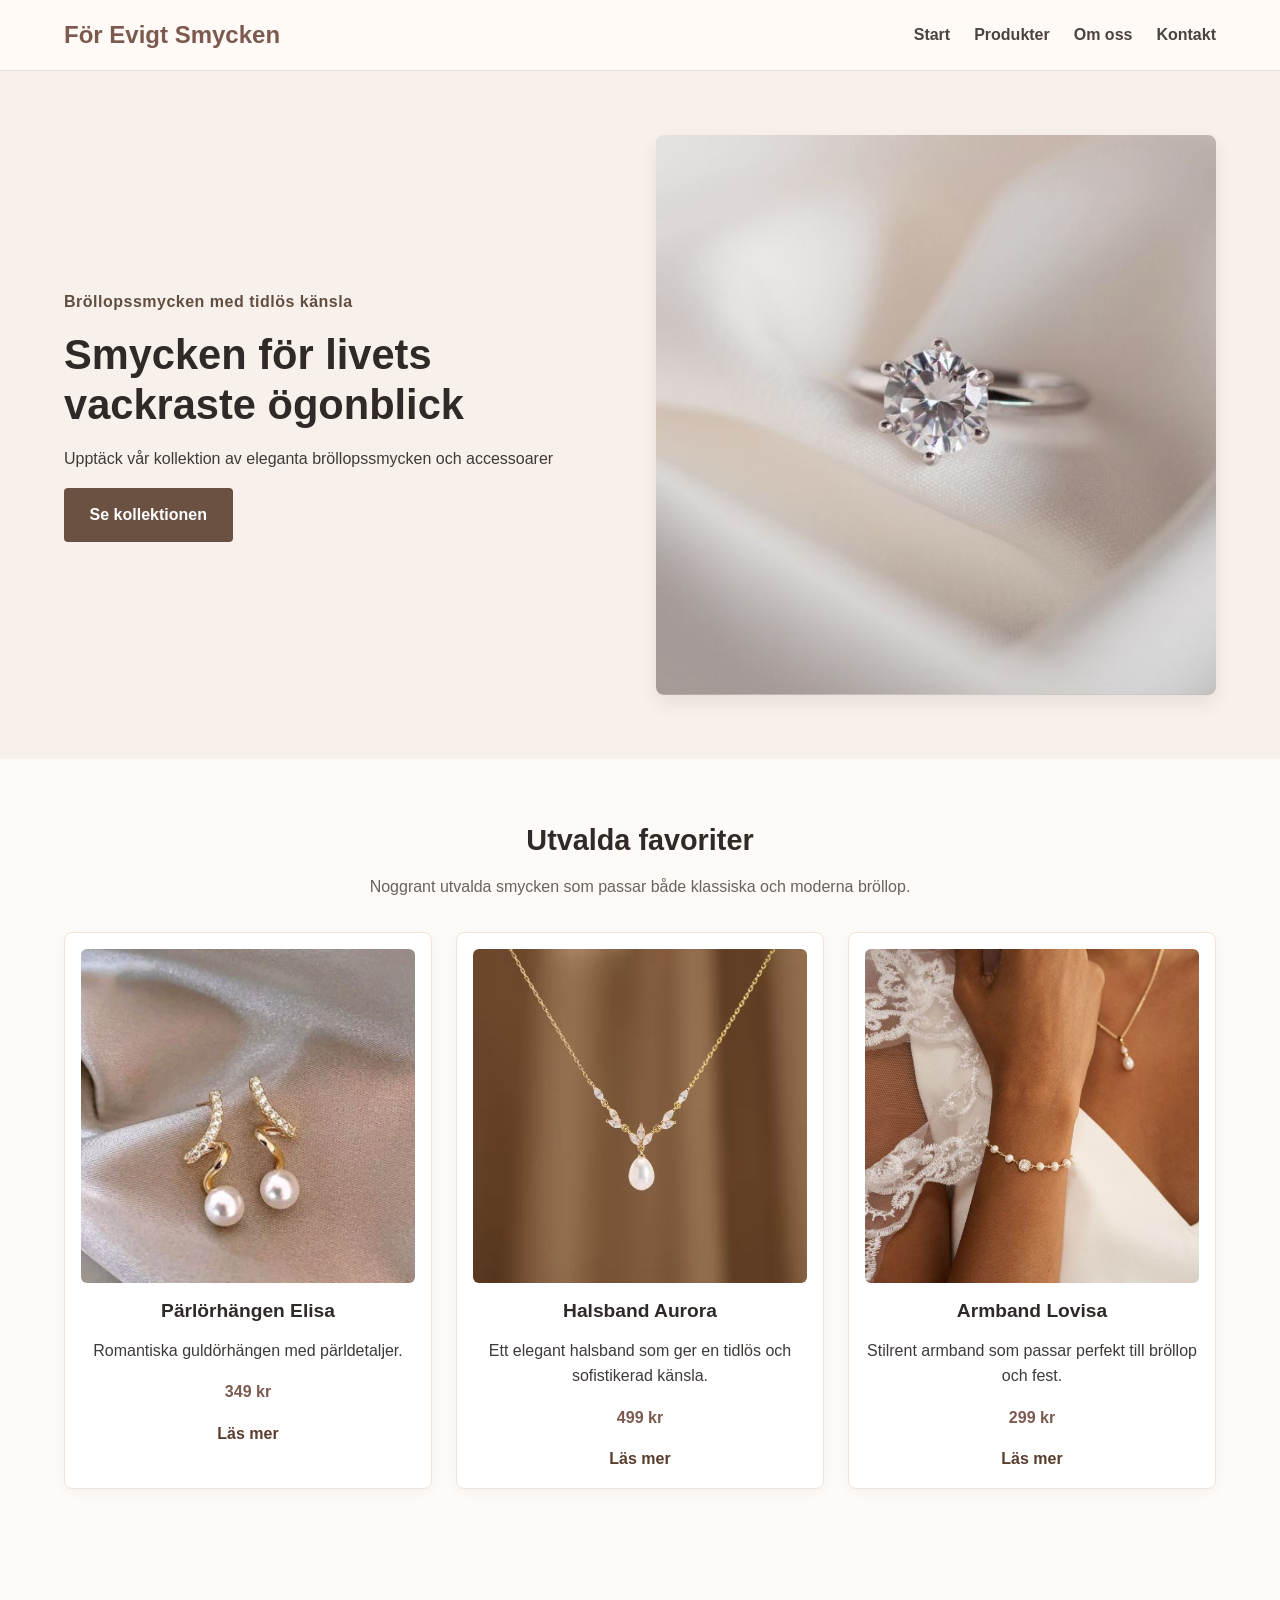
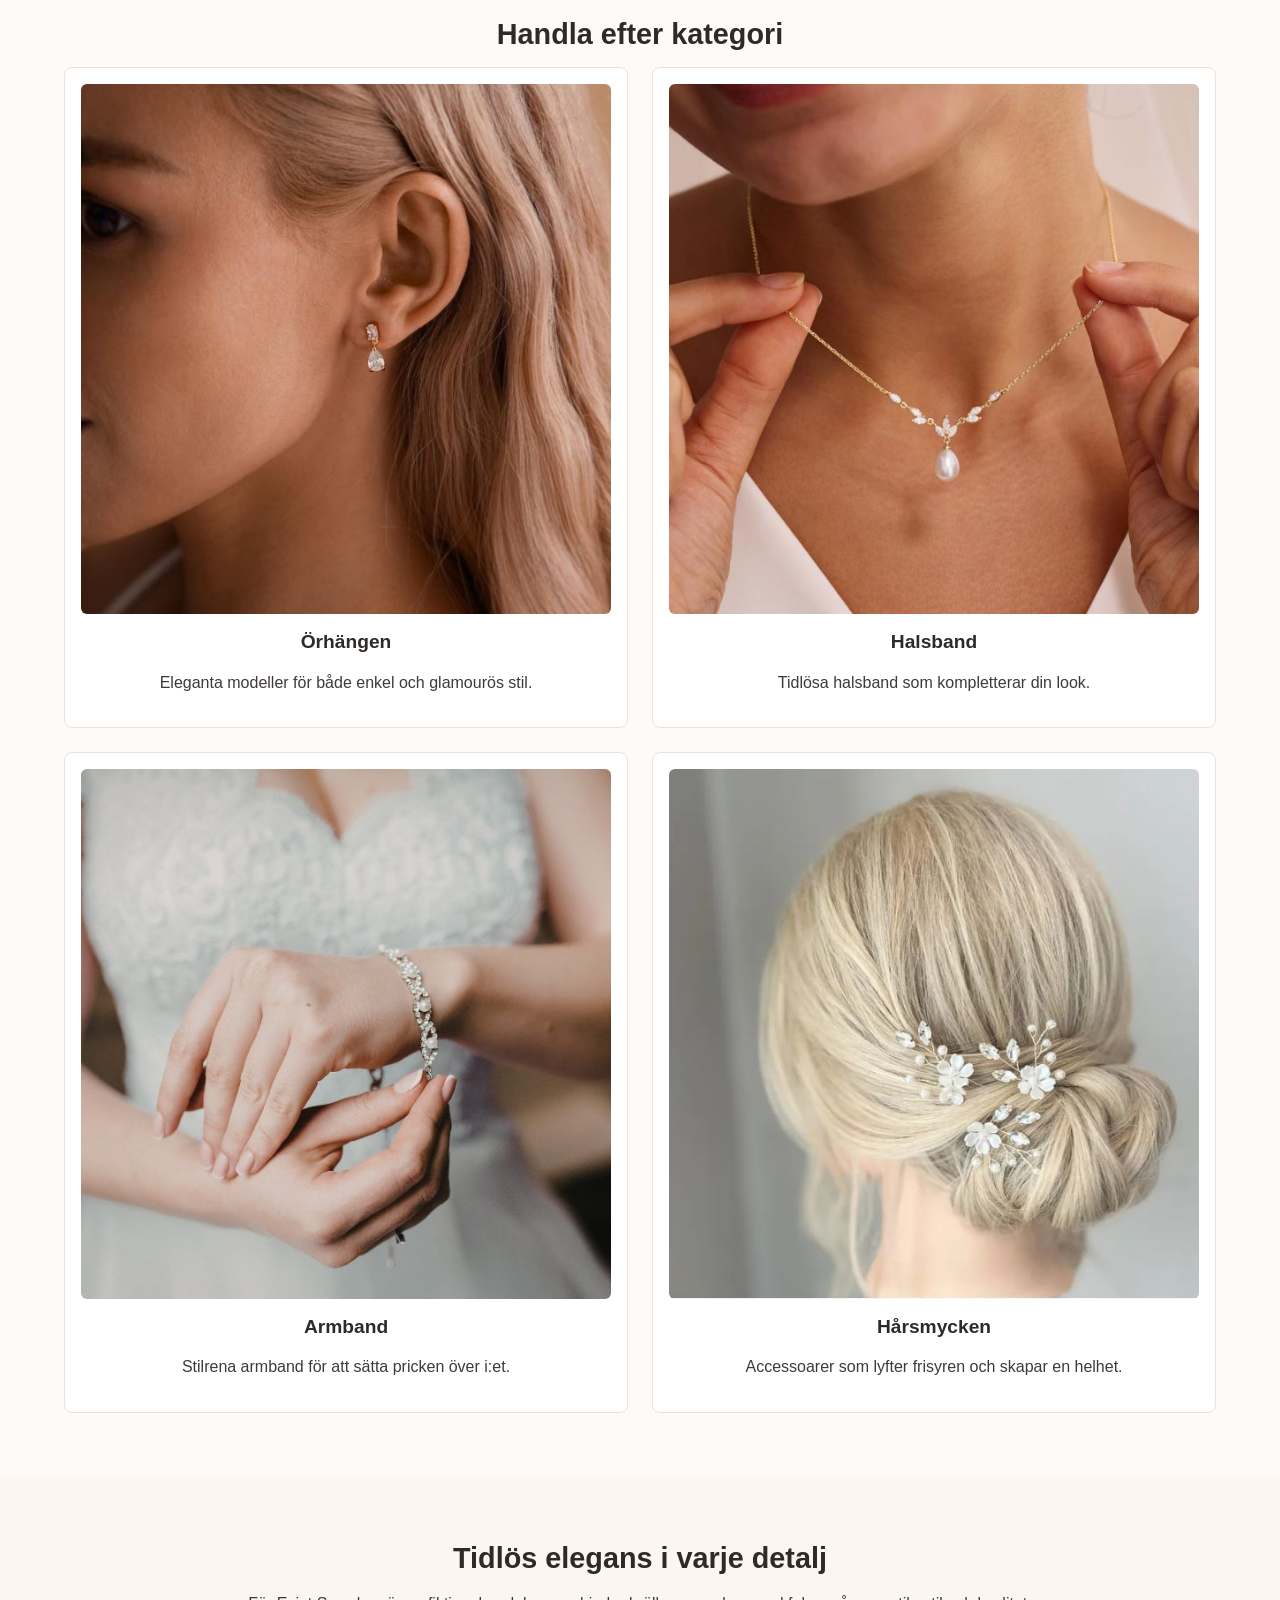
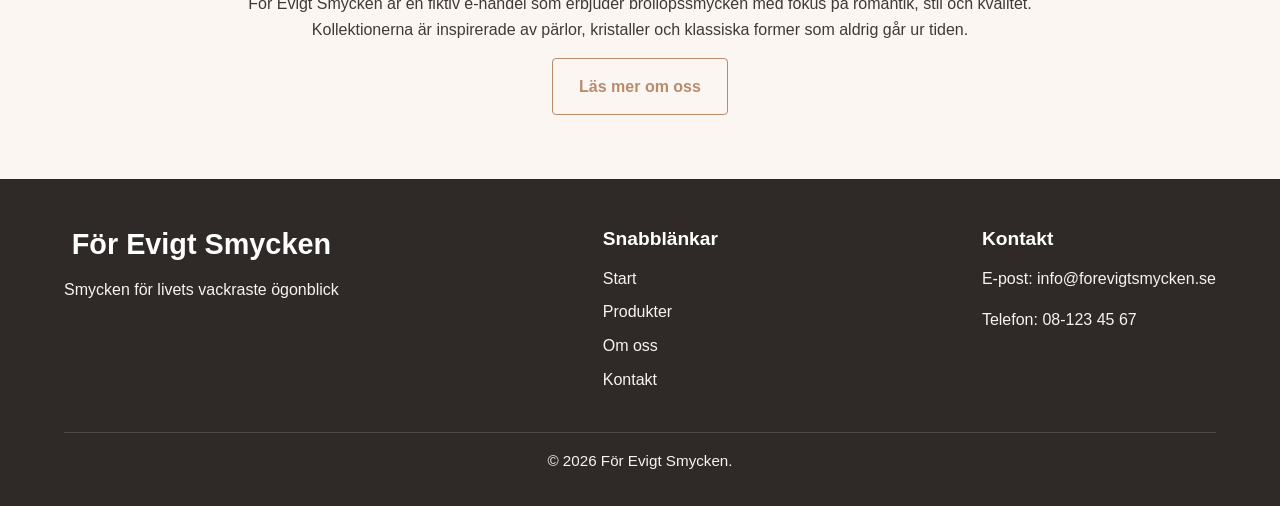
<file: index.html>
<!DOCTYPE html>
<html lang="sv">
<head>
    <meta charset="UTF-8">
    <meta name="viewport" content="width=device-width, initial-scale=1.0">
    <title>För Evigt Smycken - för livets vackraste ögonblick</title>
    <meta name="description" content="För Evigt Smycken är en fiktiv e-handel för eleganta bröllopssmycken, håraccessoarer och tidlösa detaljer för stora och små ögonblick.">
    <link rel="stylesheet" href="css/style.css">
</head>
<body>
<header class="site-header">
    <div class="container header-inner">
        <input type="checkbox" id="menu-toggle">

        <label for="menu-toggle" class="menu-icon">☰</label>

        <a href="index.html" class="logo">För Evigt Smycken</a>

        <nav class="main-nav" aria-label="Huvudmeny">
            <ul>
                <li><a href="index.html">Start</a></li>
                <li><a href="produkter.html">Produkter</a></li>
                <li><a href="om-oss.html">Om oss</a></li>
                <li><a href="kontakt.html">Kontakt</a></li>
            </ul>
        </nav>
    </div>
</header>

    <main>
        <section class="hero">
            <div class="container hero-content">
                <div class="hero-text">
                    <p>Bröllopssmycken med tidlös känsla</p>
                    <h1>Smycken för livets vackraste ögonblick</h1>
                    <p>
                        Upptäck vår kollektion av eleganta bröllopssmycken och accessoarer
                    </p>
                    <a href="produkter.html" class="btn">Se kollektionen</a>
                </div>

                <div class="hero-image">
                    <img src="assets/images/hero-brudsmycken.jpg" alt="Elegant bröllopssmycke med pärlor och kristaller" loading="lazy">
                </div>
            </div>
        </section>

        <section class="featured-products">
            <div class="container">
                <h2>Utvalda favoriter</h2>
                <p class="section-intro">
                    Noggrant utvalda smycken som passar både klassiska och moderna bröllop.
                </p>

                <div class="product-grid">
                    <article class="product-card">
                        <img src="assets/images/orhangen-elisa.jpg" alt="Pärlörhängen Elisa">
                        <h3>Pärlörhängen Elisa</h3>
                        <p>Romantiska guldörhängen med pärldetaljer.</p>
                        <p class="price">349 kr</p>
                        <a href="produkter.html" class="text-link">Läs mer</a>
                    </article>

                    <article class="product-card">
                        <img src="assets/images/halsband-aurora.jpg" alt="Halsband Aurora">
                        <h3>Halsband Aurora</h3>
                        <p>Ett elegant halsband som ger en tidlös och sofistikerad känsla.</p>
                        <p class="price">499 kr</p>
                        <a href="produkter.html" class="text-link">Läs mer</a>
                    </article>

                    <article class="product-card">
                        <img src="assets/images/armband-lovisa.jpg" alt="Armband Lovisa">
                        <h3>Armband Lovisa</h3>
                        <p>Stilrent armband som passar perfekt till bröllop och fest.</p>
                        <p class="price">299 kr</p>
                        <a href="produkter.html" class="text-link">Läs mer</a>
                    </article>
                </div>
            </div>
        </section>

        <section class="categories">
            <div class="container">
                <h2>Handla efter kategori</h2>

                <div class="category-wrapper">
                    <article class="category-card">
                        <img src="assets/images/kategori-orhangen.jpg" alt="Bröllopsörhängen">
                        <h3>Örhängen</h3>
                        <p>Eleganta modeller för både enkel och glamourös stil.</p>
                    </article>

                    <article class="category-card">
                        <img src="assets/images/kategori-halsband.jpg" alt="Bröllopshalsband">
                        <h3>Halsband</h3>
                        <p>Tidlösa halsband som kompletterar din look.</p>
                    </article>

                    <article class="category-card">
                        <img src="assets/images/kategori-armband.jpg" alt="Bröllopsarmband">
                        <h3>Armband</h3>
                        <p>Stilrena armband för att sätta pricken över i:et.</p>
                    </article>

                    <article class="category-card">
                        <img src="assets/images/kategori-harsmycken.jpg" alt="Hårsmycken till bröllop">
                        <h3>Hårsmycken</h3>
                        <p>Accessoarer som lyfter frisyren och skapar en helhet.</p>
                    </article>
                </div>
            </div>
        </section>

        <section class="about-preview">
            <div class="container about-preview-content">
                <div>
                    <h2>Tidlös elegans i varje detalj</h2>
                    <p>
                        För Evigt Smycken är en fiktiv e-handel som erbjuder bröllopssmycken
                        med fokus på romantik, stil och kvalitet. Kollektionerna är inspirerade
                        av pärlor, kristaller och klassiska former som aldrig går ur tiden.
                    </p>
                    <a href="om-oss.html" class="btn btn-secondary">Läs mer om oss</a>
                </div>
            </div>
        </section>
    </main>

    <footer class="site-footer">
        <div class="container footer-content">
            <div>
                <h2 class="footer-title">För Evigt Smycken</h2>
                <p>Smycken för livets vackraste ögonblick</p>
            </div>

            <div>
                <h3>Snabblänkar</h3>
                <ul>
                    <li><a href="index.html">Start</a></li>
                    <li><a href="produkter.html">Produkter</a></li>
                    <li><a href="om-oss.html">Om oss</a></li>
                    <li><a href="kontakt.html">Kontakt</a></li>
                </ul>
            </div>

            <div>
                <h3>Kontakt</h3>
                <p>E-post: info@forevigtsmycken.se</p>
                <p>Telefon: 08-123 45 67</p>
            </div>
        </div>

        <div class="container footer-bottom">
            <p>&copy; 2026 För Evigt Smycken.</p>
        </div>
    </footer>
</body>
</html>
</file>
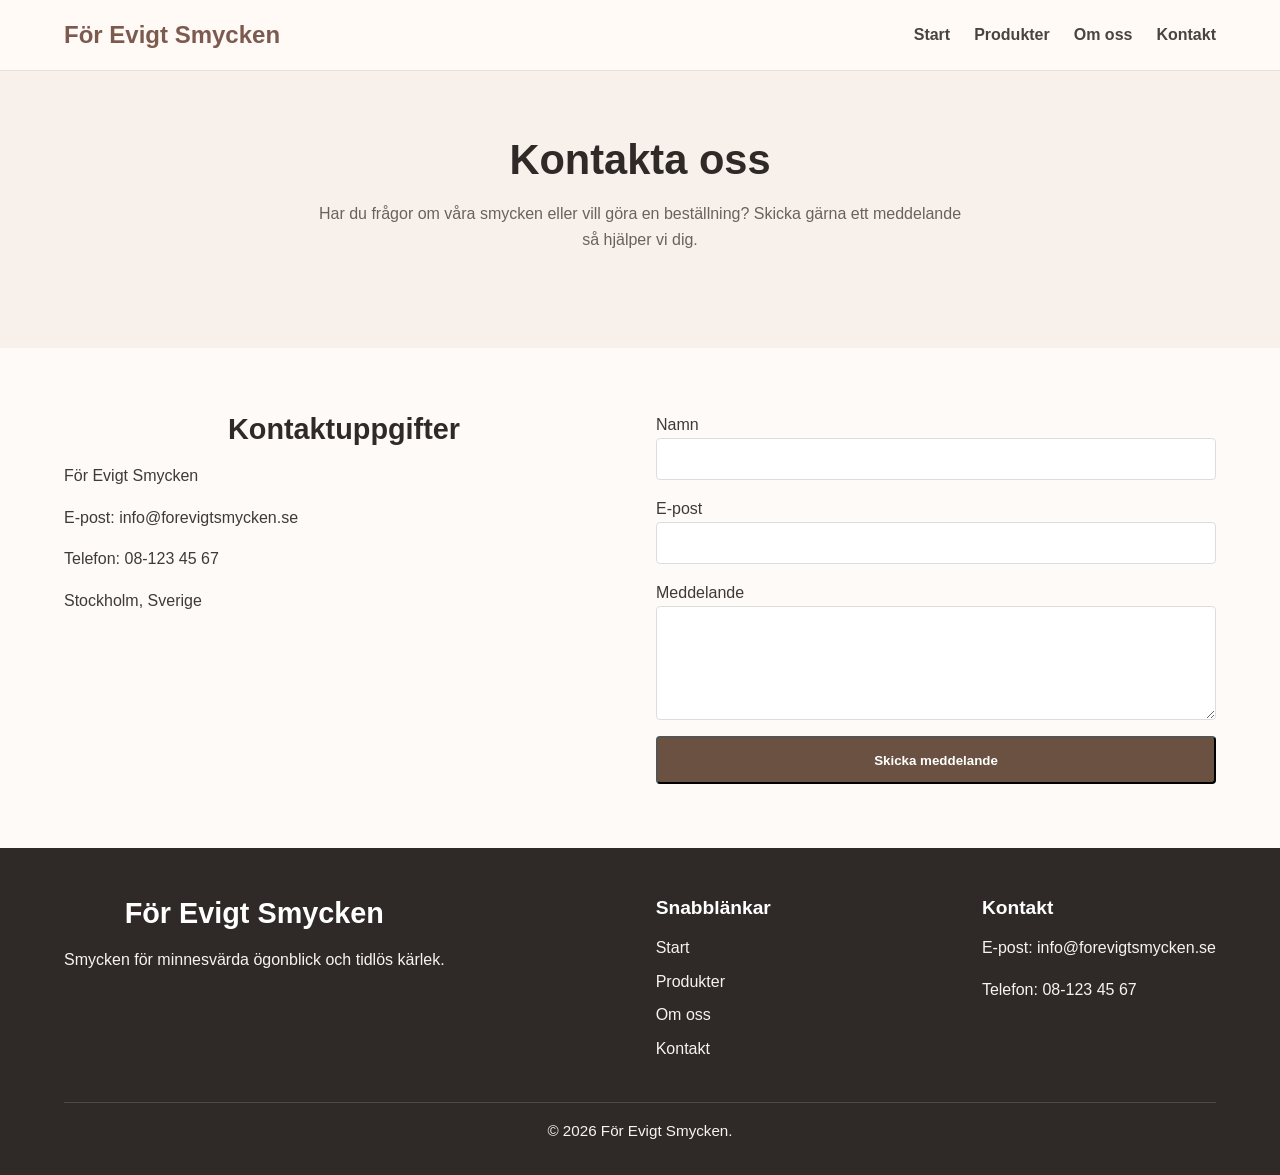
<file: kontakt.html>
<!DOCTYPE html>
<html lang="sv">
<head>
    <meta charset="UTF-8">
    <meta name="viewport" content="width=device-width, initial-scale=1.0">
    <title>Kontakta oss | För Evigt Smycken</title>
    <meta name="description" content="Kontakta oss på För Evigt Smycken för frågor om våra bröllopssmycken, beställningar eller samarbeten. Läs mer om hur du kan nå oss via e-post eller telefon.">
    <link rel="stylesheet" href="css/style.css">
</head>

<body>
<header class="site-header">
    <div class="container header-inner">
        <input type="checkbox" id="menu-toggle">

        <label for="menu-toggle" class="menu-icon">☰</label>

        <a href="index.html" class="logo">För Evigt Smycken</a>

        <nav class="main-nav" aria-label="Huvudmeny">
            <ul>
                <li><a href="index.html">Start</a></li>
                <li><a href="produkter.html">Produkter</a></li>
                <li><a href="om-oss.html">Om oss</a></li>
                <li><a href="kontakt.html">Kontakt</a></li>
            </ul>
        </nav>
    </div>
</header>

<main>

<section class="page-hero">
    <div class="container">
        <h1>Kontakta oss</h1>
        <p class="section-intro">
            Har du frågor om våra smycken eller vill göra en beställning?
            Skicka gärna ett meddelande så hjälper vi dig.
        </p>
    </div>
</section>


<section class="contact-section">
    <div class="container contact-wrapper">

        <div class="contact-info">
            <h2>Kontaktuppgifter</h2>
            <p>För Evigt Smycken</p>
            <p>E-post: info@forevigtsmycken.se</p>
            <p>Telefon: 08-123 45 67</p>
            <p>Stockholm, Sverige</p>
        </div>


        <form class="contact-form">

            <div class="form-group">
                <label for="name">Namn</label>
                <input type="text" id="name" name="name" required>
            </div>

            <div class="form-group">
                <label for="email">E-post</label>
                <input type="email" id="email" name="email" required>
            </div>

            <div class="form-group">
                <label for="message">Meddelande</label>
                <textarea id="message" name="message" rows="5" required></textarea>
            </div>

            <button type="submit" class="btn">Skicka meddelande</button>

        </form>

    </div>
</section>

</main>


<footer class="site-footer">
    <div class="container footer-content">

        <div>
            <h2 class="footer-title">För Evigt Smycken</h2>
            <p>Smycken för minnesvärda ögonblick och tidlös kärlek.</p>
        </div>

        <div>
            <h3>Snabblänkar</h3>
            <ul>
                <li><a href="index.html">Start</a></li>
                <li><a href="produkter.html">Produkter</a></li>
                <li><a href="om-oss.html">Om oss</a></li>
                <li><a href="kontakt.html">Kontakt</a></li>
            </ul>
        </div>

        <div>
            <h3>Kontakt</h3>
            <p>E-post: info@forevigtsmycken.se</p>
            <p>Telefon: 08-123 45 67</p>
        </div>

    </div>

    <div class="container footer-bottom">
        <p>&copy; 2026 För Evigt Smycken.</p>
    </div>
</footer>

</body>
</html>
</file>
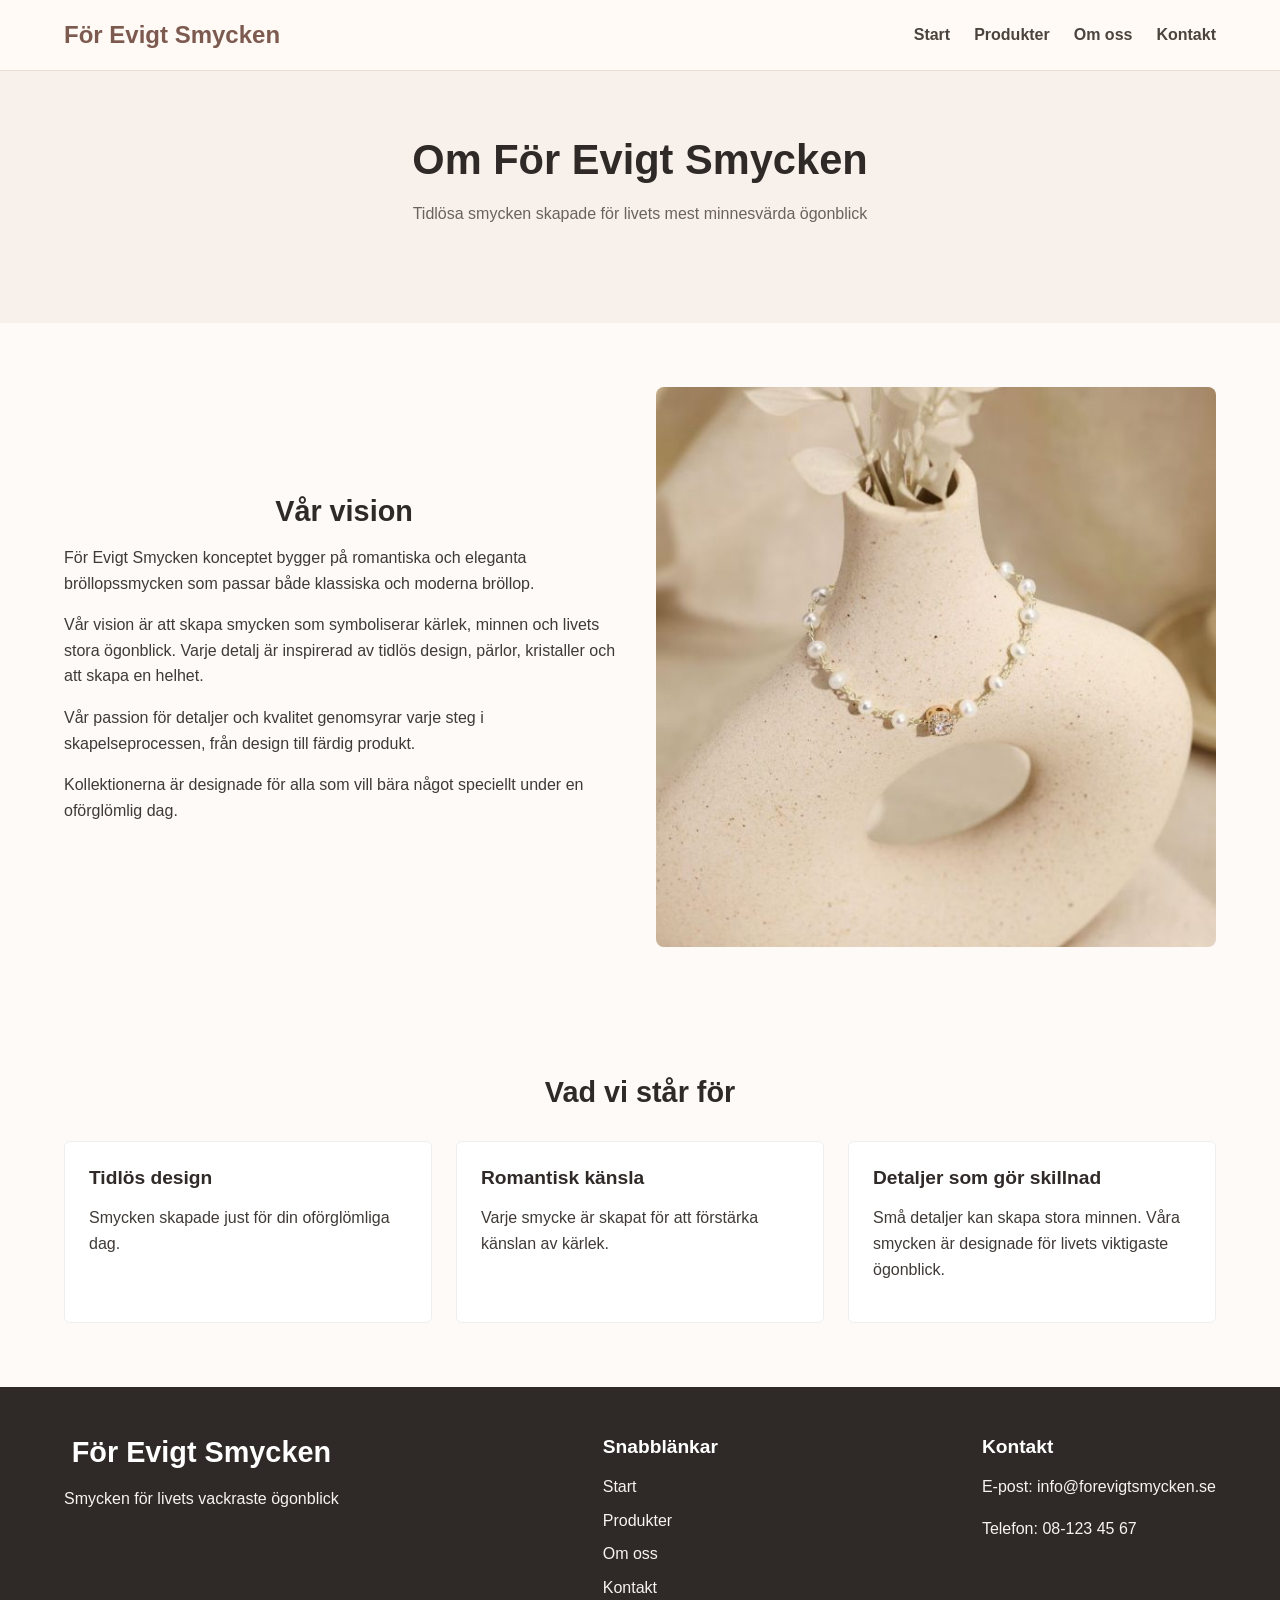
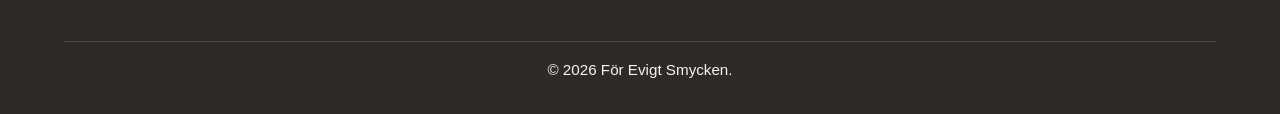
<file: om-oss.html>
<!DOCTYPE html>
<html lang="sv">
<head>
    <meta charset="UTF-8">
    <meta name="viewport" content="width=device-width, initial-scale=1.0">
    <title>Läs mer om oss | För Evigt Smycken</title>
    <meta name="description" content="Läs mer om oss på För Evigt Smycken - en fiktiv e-handel med fokus på eleganta bröllopssmycken och tidlös design som passar alla stilar.">
    <link rel="stylesheet" href="css/style.css">
</head>

<body>

<header class="site-header">
    <div class="container header-inner">
        <input type="checkbox" id="menu-toggle">

        <label for="menu-toggle" class="menu-icon">☰</label>

        <a href="index.html" class="logo">För Evigt Smycken</a>

        <nav class="main-nav" aria-label="Huvudmeny">
            <ul>
                <li><a href="index.html">Start</a></li>
                <li><a href="produkter.html">Produkter</a></li>
                <li><a href="om-oss.html">Om oss</a></li>
                <li><a href="kontakt.html">Kontakt</a></li>
            </ul>
        </nav>
    </div>
</header>

<main>

<section class="page-hero">
    <div class="container">
        <h1>Om För Evigt Smycken</h1>
        <p class="section-intro">
            Tidlösa smycken skapade för livets mest minnesvärda ögonblick
        </p>
    </div>
</section>


<section class="about-section">
    <div class="container about-wrapper">

        <div class="about-text">
            <h2>Vår vision</h2>
            <p>
                För Evigt Smycken konceptet bygger på romantiska och eleganta bröllopssmycken som passar
                både klassiska och moderna bröllop.
            </p>

            <p>
                Vår vision är att skapa smycken som symboliserar kärlek, minnen och
                livets stora ögonblick. Varje detalj är inspirerad av tidlös design,
                pärlor, kristaller och att skapa en helhet.
            </p>

            <p>
                Vår passion för detaljer och kvalitet genomsyrar varje steg i
                skapelseprocessen, från design till färdig produkt.
            </p>

            <p>
                Kollektionerna är designade för alla som vill
                bära något speciellt under en oförglömlig dag.
            </p>
        </div>

        <div class="about-image">
            <img src="assets/images/about-smycken.jpg" alt="Bröllopssmycken i romantisk stil">
        </div>

    </div>
</section>


<section class="values">
    <div class="container">

        <h2>Vad vi står för</h2>

        <div class="values-grid">

            <article>
                <h3>Tidlös design</h3>
                <p>
                    Smycken skapade just för din oförglömliga dag.
                </p>
            </article>

            <article>
                <h3>Romantisk känsla</h3>
                <p>
                    Varje smycke är skapat för att förstärka känslan av kärlek.
                </p>
            </article>

            <article>
                <h3>Detaljer som gör skillnad</h3>
                <p>
                    Små detaljer kan skapa stora minnen. Våra smycken är designade för
                    livets viktigaste ögonblick.
                </p>
            </article>

        </div>

    </div>
</section>

</main>


<footer class="site-footer">

    <div class="container footer-content">

        <div>
            <h2 class="footer-title">För Evigt Smycken</h2>
            <p>Smycken för livets vackraste ögonblick</p>
        </div>

        <div>
            <h3>Snabblänkar</h3>
            <ul>
                <li><a href="index.html">Start</a></li>
                <li><a href="produkter.html">Produkter</a></li>
                <li><a href="om-oss.html">Om oss</a></li>
                <li><a href="kontakt.html">Kontakt</a></li>
            </ul>
        </div>

        <div>
            <h3>Kontakt</h3>
            <p>E-post: info@forevigtsmycken.se</p>
            <p>Telefon: 08-123 45 67</p>
        </div>

    </div>

    <div class="container footer-bottom">
        <p>&copy; 2026 För Evigt Smycken.</p>
    </div>

</footer>

</body>
</html>
</file>
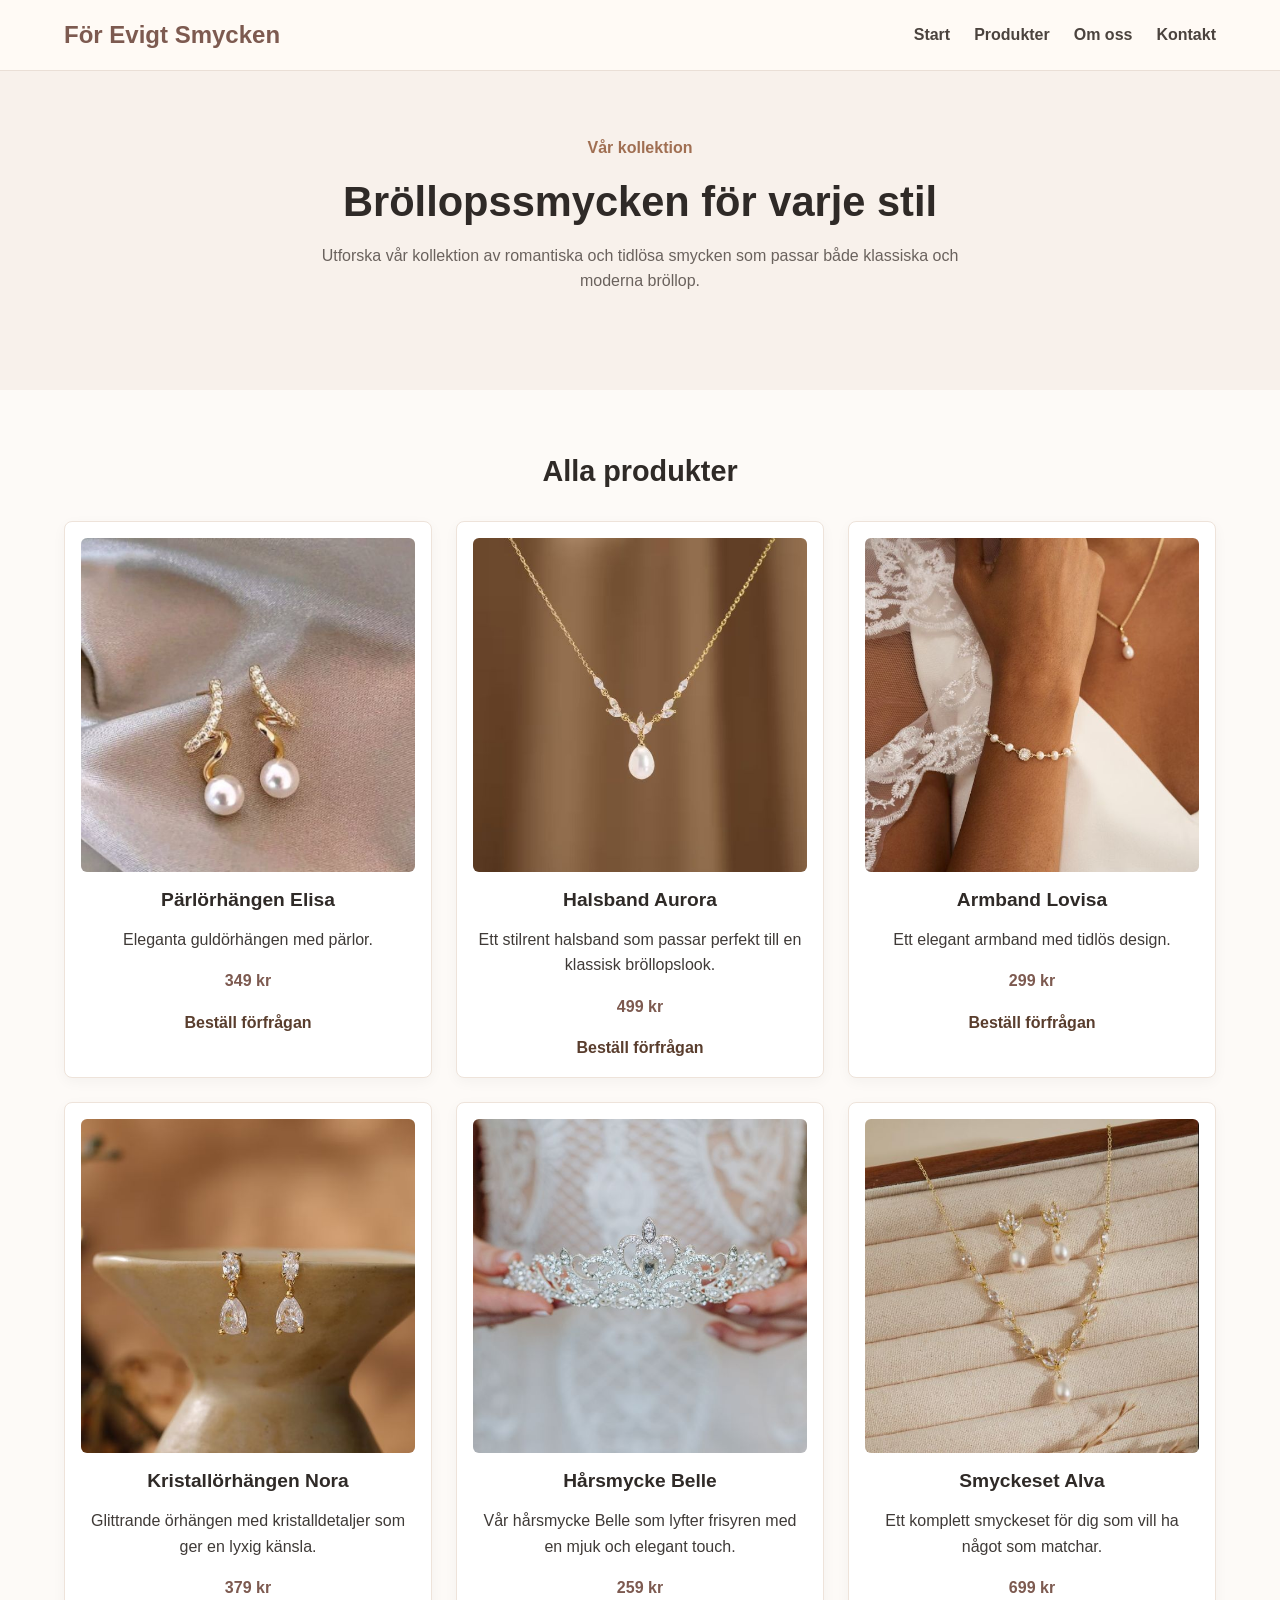
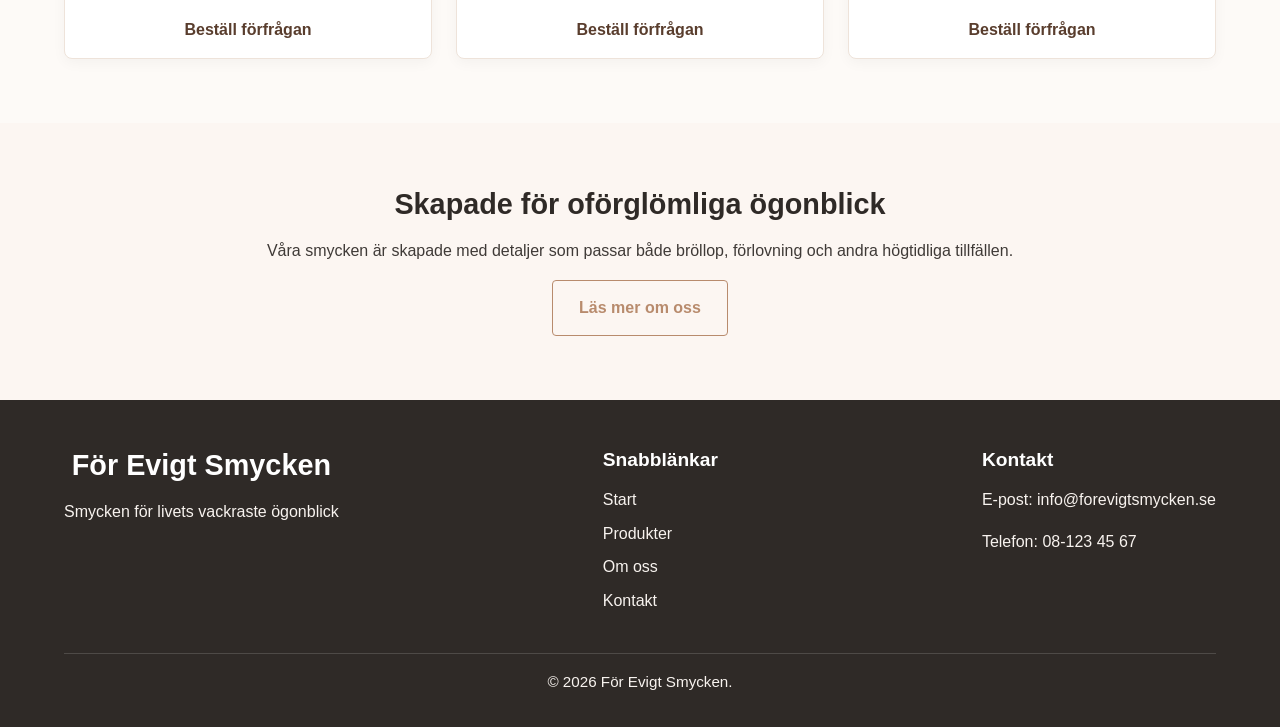
<file: produkter.html>
<!DOCTYPE html>
<html lang="sv">
<head>
    <meta charset="UTF-8">
    <meta name="viewport" content="width=device-width, initial-scale=1.0">
    <title>Våra Produkter | För Evigt Smycken</title>
    <meta name="description" content="Upptäck eleganta bröllopssmycken och accessoarer hos För Evigt Smycken. Här hittar du örhängen, halsband, armband och hårsmycken för livets vackraste ögonblick.">
    <link rel="stylesheet" href="css/style.css">
</head>
<body>
    <header class="site-header">
    <div class="container header-inner">
        <input type="checkbox" id="menu-toggle">

        <label for="menu-toggle" class="menu-icon">☰</label>

        <a href="index.html" class="logo">För Evigt Smycken</a>

        <nav class="main-nav" aria-label="Huvudmeny">
            <ul>
                <li><a href="index.html">Start</a></li>
                <li><a href="produkter.html">Produkter</a></li>
                <li><a href="om-oss.html">Om oss</a></li>
                <li><a href="kontakt.html">Kontakt</a></li>
            </ul>
        </nav>
    </div>
</header>

    <main>
        <section class="page-hero">
            <div class="container">
                <p>Vår kollektion</p>
                <h1>Bröllopssmycken för varje stil</h1>
                <p class="section-intro">
                    Utforska vår kollektion av romantiska och tidlösa smycken som passar både
                    klassiska och moderna bröllop.
                </p>
            </div>
        </section>

        <section class="products-section">
            <div class="container">
                <h2>Alla produkter</h2>

                <div class="product-grid">
                    <article class="product-card">
                        <img src="assets/images/orhangen-elisa.jpg" alt="Pärlörhängen Elisa">
                        <h3>Pärlörhängen Elisa</h3>
                        <p>Eleganta guldörhängen med pärlor.</p>
                        <p class="price">349 kr</p>
                        <a href="kontakt.html" class="text-link">Beställ förfrågan</a>
                    </article>

                    <article class="product-card">
                        <img src="assets/images/halsband-aurora.jpg" alt="Halsband Aurora">
                        <h3>Halsband Aurora</h3>
                        <p>Ett stilrent halsband som passar perfekt till en klassisk bröllopslook.</p>
                        <p class="price">499 kr</p>
                        <a href="kontakt.html" class="text-link">Beställ förfrågan</a>
                    </article>

                    <article class="product-card">
                        <img src="assets/images/armband-lovisa.jpg" alt="Armband Lovisa">
                        <h3>Armband Lovisa</h3>
                        <p>Ett elegant armband med tidlös design.</p>
                        <p class="price">299 kr</p>
                        <a href="kontakt.html" class="text-link">Beställ förfrågan</a>
                    </article>

                    <article class="product-card">
                        <img src="assets/images/orhangen-nora.jpg" alt="Kristallörhängen Nora">
                        <h3>Kristallörhängen Nora</h3>
                        <p>Glittrande örhängen med kristalldetaljer som ger en lyxig känsla.</p>
                        <p class="price">379 kr</p>
                        <a href="kontakt.html" class="text-link">Beställ förfrågan</a>
                    </article>

                    <article class="product-card">
                        <img src="assets/images/harsmycke-belle.jpg" alt="Hårsmycke Belle">
                        <h3>Hårsmycke Belle</h3>
                        <p>Vår hårsmycke Belle som lyfter frisyren med en mjuk och elegant touch.</p>
                        <p class="price">259 kr</p>
                        <a href="kontakt.html" class="text-link">Beställ förfrågan</a>
                    </article>

                    <article class="product-card">
                        <img src="assets/images/smyckeset-alva.jpg" alt="Smyckeset Alva">
                        <h3>Smyckeset Alva</h3>
                        <p>Ett komplett smyckeset för dig som vill ha något som matchar.</p>
                        <p class="price">699 kr</p>
                        <a href="kontakt.html" class="text-link">Beställ förfrågan</a>
                    </article>
                </div>
            </div>
        </section>

        <section class="about-preview">
            <div class="container about-preview-content">
                <div>
                    <h2>Skapade för oförglömliga ögonblick</h2>
                    <p>
                        Våra smycken är skapade med detaljer
                        som passar både bröllop, förlovning och andra högtidliga tillfällen.
                    </p>
                    <a href="om-oss.html" class="btn btn-secondary">Läs mer om oss</a>
                </div>
            </div>
        </section>
    </main>

    <footer class="site-footer">
        <div class="container footer-content">
            <div>
                <h2 class="footer-title">För Evigt Smycken</h2>
                <p>Smycken för livets vackraste ögonblick</p>
            </div>

            <div>
                <h3>Snabblänkar</h3>
                <ul>
                    <li><a href="index.html">Start</a></li>
                    <li><a href="produkter.html">Produkter</a></li>
                    <li><a href="om-oss.html">Om oss</a></li>
                    <li><a href="kontakt.html">Kontakt</a></li>
                </ul>
            </div>

            <div>
                <h3>Kontakt</h3>
                <p>E-post: info@forevigtsmycken.se</p>
                <p>Telefon: 08-123 45 67</p>
            </div>
        </div>

        <div class="container footer-bottom">
            <p>&copy; 2026 För Evigt Smycken.</p>
        </div>
    </footer>
</body>
</html>
</file>
<file: css/style.css>
/* Maininställningar för sajten */

* {
    box-sizing: border-box;
    margin: 0;
    padding: 0;
}

html {
    font-size: 16px;
}

body {
    font-family: Arial, sans-serif;
    line-height: 1.6;
    color: #3f3a37;
    background-color: #fdfaf7;
}

img {
    display: block;
    max-width: 100%;
    height: auto;
}

a {
    color: inherit;
    text-decoration: none;
}

ul {
    list-style: none;
}

/* Gemensamma klasser */

.container {
    width: 90%;
    max-width: 1200px;
    margin: 0 auto;
}

section {
    padding: 4rem 0;
}

h1,
h2,
h3 {
    line-height: 1.2;
    color: #2f2a27;
    margin-bottom: 1rem;
}

h1 {
    font-size: 2.2rem;
}

h2 {
    font-size: 1.8rem;
    text-align: center;
}

h3 {
    font-size: 1.2rem;
}

p {
    margin-bottom: 1rem;
}

.section-intro {
    text-align: center;
    max-width: 650px;
    margin: 0 auto 2rem;
    color: #6a625d;
}

/* Knappar */

.btn {
    display: inline-block;
    background-color: #6a5141;
    color: #ffffff;
    padding: 0.9rem 1.6rem;
    border-radius: 4px;
    font-weight: bold;
    transition: background-color 0.3s ease;
}

.btn:hover {
    background-color: #9d7358;
}

.btn-secondary {
    background-color: transparent;
    border: 1px solid #b88b6d;
    color: #b88b6d;
}

.btn-secondary:hover {
    background-color: #b88b6d;
    color: #ffffff;
}

.text-link {
    font-weight: bold;
    color: #593d2d;
}

.text-link:hover {
    text-decoration: underline;
}

/* Header o Navigation */

.site-header {
    background-color: #fffaf5;
    border-bottom: 1px solid #eadfd6;
    padding: 1rem 0;
    align-items: center;
}

.header-inner {
    display: flex;
    align-items: center;
    gap: 1rem;
    flex-wrap: wrap;
}

#menu-toggle {
    display: none;
}

.menu-icon {
    display: block;
    font-size: 2rem;
    cursor: pointer;
    color: #4b433e;
    line-height: 1;
}

.logo {
    font-size: 1.5rem;
    font-weight: bold;
    color: #7d5a50;



}

.main-nav {
    display: none;
    width: 100%;
}

.main-nav ul {
    display: flex;
    flex-direction: column;
    gap: 1rem;
    padding-top: 1rem;
}

.main-nav a {
    font-weight: 600;
    color: #4b433e;
}

.main-nav a:hover {
    color: #b88b6d;
}



#menu-toggle:checked + .menu-icon + .logo + .main-nav {
    display: block;
}

/* Hero */

.hero {
    background-color: #f8f1eb;
}

.hero-content {
    display: flex;
    flex-direction: column;
    gap: 2rem;
    align-items: center;
}

.hero-text {
    text-align: center;
    max-width: 600px;
}

.hero-text p:first-child {
    color: #614e41;
    font-weight: 600;
    letter-spacing: 0.5px;
}

.hero-image img {
    border-radius: 8px;
    box-shadow: 0 8px 20px rgba(0, 0, 0, 0.08);
}

/* Utvalda produkter */

.product-grid {
    display: grid;
    grid-template-columns: 1fr;
    gap: 1.5rem;
}

.product-card {
    background-color: #ffffff;
    border: 1px solid #eee3da;
    border-radius: 8px;
    padding: 1rem;
    text-align: center;
    box-shadow: 0 4px 14px rgba(0, 0, 0, 0.04);
}

.product-card img {
    aspect-ratio: 1 / 1;
    object-fit: cover;
    border-radius: 6px;
    margin-bottom: 1rem;
}

.price {
    font-weight: bold;
    color: #7d5a50;
}

/* Kategorier */

.category-wrapper {
    display: grid;
    grid-template-columns: 1fr;
    gap: 1.5rem;
}

.category-card {
    background-color: #ffffff;
    border: 1px solid #eee3da;
    border-radius: 8px;
    padding: 1rem;
    text-align: center;
}

.category-card img {
    border-radius: 6px;
    margin-bottom: 1rem;
}

/* About preview*/

.about-preview {
    background-color: #fcf6f2;
}

.about-preview-content {
    display: flex;
    justify-content: center;
    text-align: center;
    max-width: 800px;
}

/* Footer */

.site-footer {
    background-color: #2f2a27;
    color: #f8f3ef;
    padding-top: 3rem;
}

.footer-content {
    display: flex;
    flex-direction: column;
    gap: 2rem;
    text-align: center;
}

.footer-title,
.site-footer h3 {
    color: #ffffff;
}

.site-footer ul li {
    margin-bottom: 0.5rem;
}

.site-footer a:hover {
    color: #d8b49c;
}

.footer-bottom {
    border-top: 1px solid rgba(255, 255, 255, 0.15);
    margin-top: 2rem;
    padding: 1rem 0;
    text-align: center;
    font-size: 0.95rem;
}

/* Produktsida */

.page-hero {
    background-color: #f8f1eb;
    text-align: center;
}

.page-hero p:first-child {
    color: #a06f52;
    font-weight: 600;
}

.products-section h2 {
    margin-bottom: 2rem;
}

/* Kontakta oss */

.contact-wrapper {
    display: flex;
    flex-direction: column;
    gap: 2rem;
}

.contact-form {
    display: flex;
    flex-direction: column;
    gap: 1rem;
}

.form-group {
    display: flex;
    flex-direction: column;
}

input,
textarea {
    padding: 0.7rem;
    border: 1px solid #ddd;
    border-radius: 4px;
    font-size: 1rem;
    font-family: inherit;
}

/* Om oss */

.about-wrapper {
    display: flex;
    flex-direction: column;
    gap: 2rem;
}

.about-image img {
    border-radius: 8px;
}

.values-grid {
    display: grid;
    grid-template-columns: 1fr;
    gap: 1.5rem;
    margin-top: 2rem;
}

.values-grid article {
    background: #ffffff;
    padding: 1.5rem;
    border-radius: 6px;
    border: 1px solid #eeeeee;
}

/* Responsiv 480px */

@media (min-width: 480px) {
    h1 {
        font-size: 2.6rem;
    }
}

@media (max-width: 767px) {
    .main-nav {
        display: none;
    }

        .logo {
        text-align: center;
        margin: 0 auto;
    }
}

/* Responsiv 768px */

@media (min-width: 768px) {
    .header-inner {
        justify-content: space-between;
        flex-wrap: nowrap;
        align-items: center;
    }

    .menu-icon {
        display: none;
    }

    .main-nav {
        display: block;
        width: auto;
    }

    .main-nav ul {
        flex-direction: row;
        align-items: center;
        gap: 1.5rem;
        padding-top: 0;
    }


    .hero-content {
        flex-direction: row;
        align-items: center;
        justify-content: space-between;
    }

    .hero-text {
        flex: 1;
        text-align: left;
    }

    .hero-image {
        flex: 1;
    }

    .product-grid {
        grid-template-columns: repeat(3, 1fr);
    }

    .category-wrapper {
        grid-template-columns: repeat(2, 1fr);
    }

    .footer-content {
        flex-direction: row;
        justify-content: space-between;
        text-align: left;
    }

    .contact-wrapper {
        flex-direction: row;
        align-items: flex-start;
    }

    .contact-info {
        flex: 1;
    }

    .contact-form {
        flex: 1;
    }

    .about-wrapper {
        flex-direction: row;
        align-items: center;
    }

    .about-text {
        flex: 1;
    }

    .about-image {
        flex: 1;
    }

    .values-grid {
        grid-template-columns: repeat(3, 1fr);
    }
}
</file>
